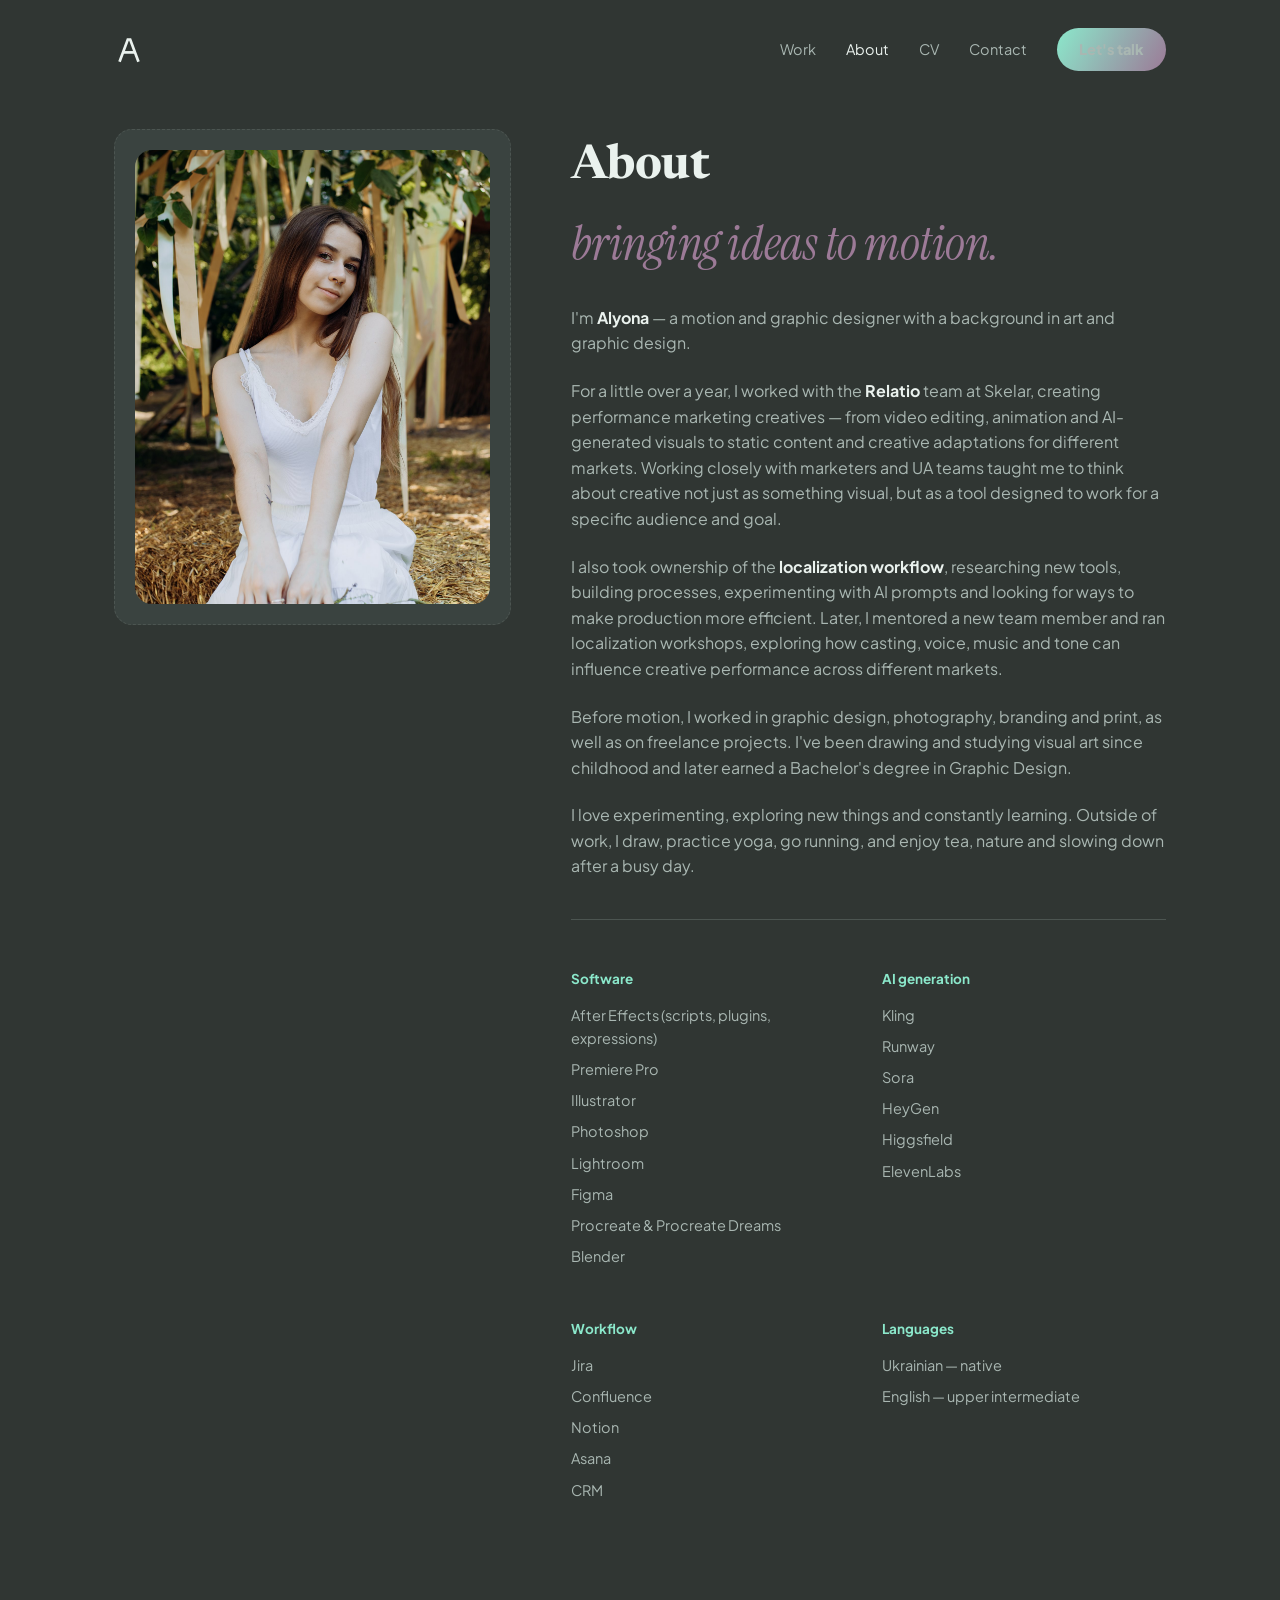
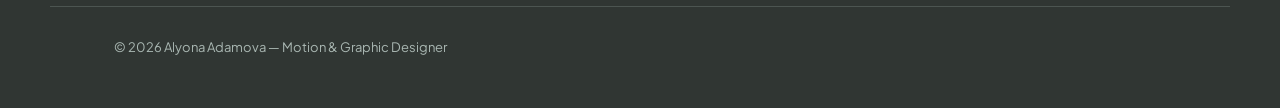
<file: about.html>
<!DOCTYPE html>
<html lang="en">
<head>
<meta charset="UTF-8">
<meta name="viewport" content="width=device-width, initial-scale=1.0">
<title>About — Alyona Adamova</title>
<link rel="preconnect" href="https://fonts.googleapis.com">
<link rel="preconnect" href="https://fonts.gstatic.com" crossorigin>
<link href="https://fonts.googleapis.com/css2?family=Bricolage+Grotesque:wght@700;800&family=Instrument+Serif:ital@1&family=Newsreader:ital,wght@0,500;0,600;0,700;1,500&family=Plus+Jakarta+Sans:wght@400;500;600;700&display=swap" rel="stylesheet">
<link rel="stylesheet" href="style.css">
</head>
<body>

<header class="site-header">
  <a class="logo-mark" href="index.html" aria-label="Alyona Adamova — home">
    <svg width="30" height="30" viewBox="0 0 100 100" fill="none">
      <defs>
        <linearGradient id="aGrad" x1="0%" y1="0%" x2="100%" y2="100%">
          <stop offset="0%" stop-color="#8be8cb"/>
          <stop offset="100%" stop-color="#9c7a97"/>
        </linearGradient>
      </defs>
      <path class="a-glyph" d="M20 85 L46 15 L54 15 L80 85" stroke="currentColor" stroke-width="9" stroke-linecap="square" stroke-linejoin="miter" fill="none"/>
      <line class="a-glyph" x1="30" y1="58" x2="70" y2="58" stroke="currentColor" stroke-width="9"/>
    </svg>
  </a>
  <button class="nav-toggle">Menu</button>
  <nav class="nav">
    <a href="work.html">Work</a>
    <a href="about.html" class="active">About</a>
    <a href="cv.html">CV</a>
    <a href="contact.html">Contact</a>
    <a class="btn-talk" href="contact.html">Let's talk</a>
  </nav>
</header>

<div class="about-wrap">
  <div class="about-photo">
  <img src="assets/photo.jpg" alt="Alyona Adamova">
</div>

  <div class="about-text">
    <h1>About<em>bringing ideas to motion.</em></h1>

    <p>I'm <strong>Alyona</strong> — a motion and graphic designer with a background in art and graphic design.</p>

    <p>For a little over a year, I worked with the <strong>Relatio</strong> team at Skelar, creating performance marketing creatives — from video editing, animation and AI-generated visuals to static content and creative adaptations for different markets. Working closely with marketers and UA teams taught me to think about creative not just as something visual, but as a tool designed to work for a specific audience and goal.</p>

    <p>I also took ownership of the <strong>localization workflow</strong>, researching new tools, building processes, experimenting with AI prompts and looking for ways to make production more efficient. Later, I mentored a new team member and ran localization workshops, exploring how casting, voice, music and tone can influence creative performance across different markets.</p>

    <p>Before motion, I worked in graphic design, photography, branding and print, as well as on freelance projects. I've been drawing and studying visual art since childhood and later earned a Bachelor's degree in Graphic Design.</p>

    <p>I love experimenting, exploring new things and constantly learning. Outside of work, I draw, practice yoga, go running, and enjoy tea, nature and slowing down after a busy day.</p>

    <div class="about-columns">
      <div>
        <h4>Software</h4>
        <ul>
          <li>After Effects (scripts, plugins, expressions)</li>
          <li>Premiere Pro</li>
          <li>Illustrator</li>
          <li>Photoshop</li>
          <li>Lightroom</li>
          <li>Figma</li>
          <li>Procreate &amp; Procreate Dreams</li>
          <li>Blender</li>
        </ul>
      </div>
      <div>
        <h4>AI generation</h4>
        <ul>
          <li>Kling</li>
          <li>Runway</li>
          <li>Sora</li>
          <li>HeyGen</li>
          <li>Higgsfield</li>
          <li>ElevenLabs</li>
        </ul>
      </div>
      <div>
        <h4>Workflow</h4>
        <ul>
          <li>Jira</li>
          <li>Confluence</li>
          <li>Notion</li>
          <li>Asana</li>
          <li>CRM</li>
        </ul>
      </div>
      <div>
        <h4>Languages</h4>
        <ul>
          <li>Ukrainian — native</li>
          <li>English — upper intermediate</li>
        </ul>
      </div>
    </div>
  </div>
</div>

<footer class="site-footer">
  © 2026 Alyona Adamova — Motion &amp; Graphic Designer
</footer>

<script src="script.js"></script>
</body>
</html>
</file>
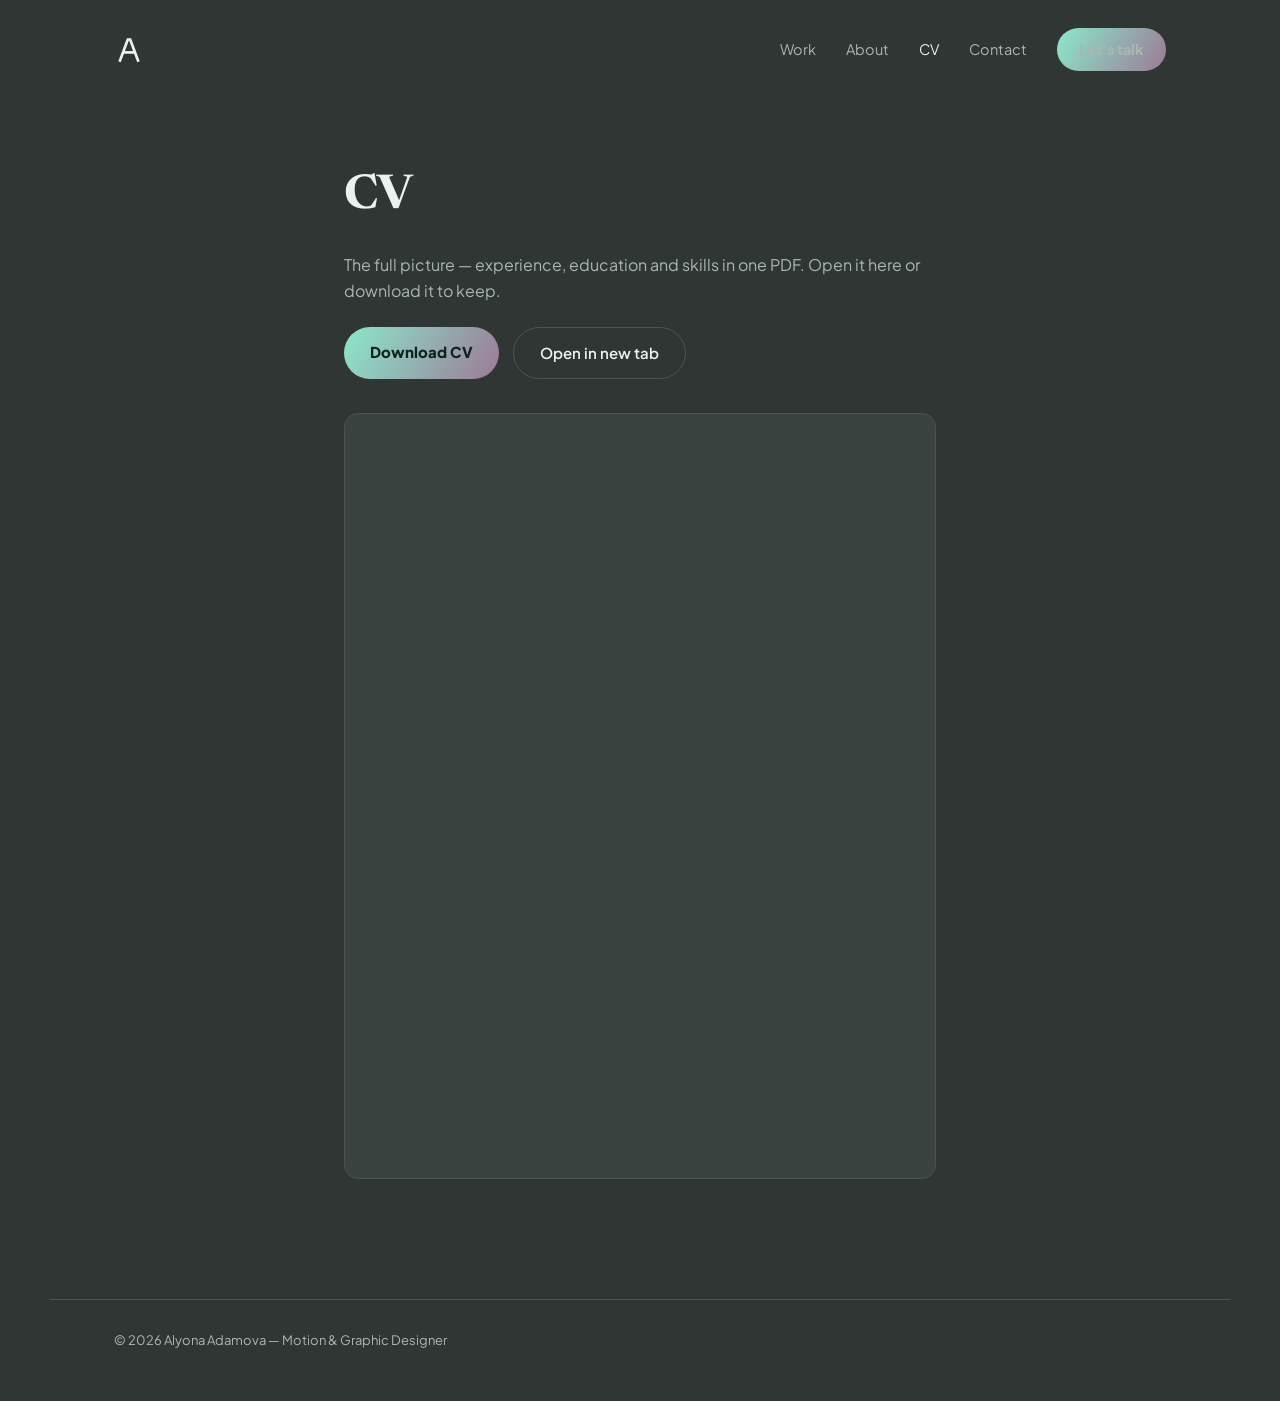
<file: cv.html>
<!DOCTYPE html>
<html lang="en">
<head>
<meta charset="UTF-8">
<meta name="viewport" content="width=device-width, initial-scale=1.0">
<title>CV — Alyona Adamova</title>
<link rel="preconnect" href="https://fonts.googleapis.com">
<link rel="preconnect" href="https://fonts.gstatic.com" crossorigin>
<link href="https://fonts.googleapis.com/css2?family=Bricolage+Grotesque:wght@700;800&family=Instrument+Serif:ital@1&family=Newsreader:ital,wght@0,500;0,600;0,700;1,500&family=Plus+Jakarta+Sans:wght@400;500;600;700&display=swap" rel="stylesheet">
<link rel="stylesheet" href="style.css">
</head>
<body>

<header class="site-header">
  <a class="logo-mark" href="index.html" aria-label="Alyona Adamova — home">
    <svg width="30" height="30" viewBox="0 0 100 100" fill="none">
      <defs>
        <linearGradient id="aGrad" x1="0%" y1="0%" x2="100%" y2="100%">
          <stop offset="0%" stop-color="#8be8cb"/>
          <stop offset="100%" stop-color="#9c7a97"/>
        </linearGradient>
      </defs>
      <path class="a-glyph" d="M20 85 L46 15 L54 15 L80 85" stroke="currentColor" stroke-width="9" stroke-linecap="square" stroke-linejoin="miter" fill="none"/>
      <line class="a-glyph" x1="30" y1="58" x2="70" y2="58" stroke="currentColor" stroke-width="9"/>
    </svg>
  </a>
  <button class="nav-toggle">Menu</button>
  <nav class="nav">
    <a href="work.html">Work</a>
    <a href="about.html">About</a>
    <a href="cv.html" class="active">CV</a>
    <a href="contact.html">Contact</a>
    <a class="btn-talk" href="contact.html">Let's talk</a>
  </nav>
</header>

<div class="cv-wrap">
  <h1>CV</h1>
  <p>The full picture — experience, education and skills in one PDF. Open it here or download it to keep.</p>

  <div class="cta-row" style="margin-top:24px; display:flex; gap:14px;">
    <a class="btn-primary" href="assets/Adamova_Alyona_CV.pdf" download>Download CV</a>
    <a class="btn-secondary" href="assets/Adamova_Alyona_CV.pdf" target="_blank">Open in new tab</a>
  </div>

  <div class="cv-embed">
    <iframe src="assets/Adamova_Alyona_CV.pdf" title="Alyona Adamova CV"></iframe>
  </div>
</div>

<footer class="site-footer">
  © 2026 Alyona Adamova — Motion &amp; Graphic Designer
</footer>

<script src="script.js"></script>
</body>
</html>
</file>
<file: style.css>
/* ============================================
   Tokens
============================================ */
:root {
  --bg: #303633;
  --bg-raised: #3a4340;
  --bg-raised-2: #454f4b;
  --line: #4c5551;
  --text: #eaf2ee;
  --text-muted: #a9b7b2;
  --aqua: #8be8cb;
  --steel: #7ea2aa;
  --lavender: #888da7;
  --mauve: #9c7a97;
  --gradient: linear-gradient(120deg, var(--aqua), var(--mauve));

  --display: "Newsreader", serif;
  --name-font: "Bricolage Grotesque", sans-serif;
  --serif-accent: "Instrument Serif", serif;
  --body: "Plus Jakarta Sans", sans-serif;

  --max: 1180px;
  --pad: clamp(20px, 5vw, 64px);
}

* { box-sizing: border-box; }
html { scroll-behavior: smooth; }
@media (prefers-reduced-motion: reduce) {
  html { scroll-behavior: auto; }
  * { animation: none !important; transition: none !important; }
}

body {
  margin: 0;
  background: var(--bg);
  color: var(--text);
  font-family: var(--body);
  font-size: 16px;
  line-height: 1.6;
  -webkit-font-smoothing: antialiased;
}

a { color: inherit; text-decoration: none; }
::selection { background: var(--aqua); color: var(--bg); }

h1, h2, h3 {
  font-family: var(--display);
  margin: 0;
  letter-spacing: -0.01em;
}

.container {
  max-width: var(--max);
  margin: 0 auto;
  padding: 0 var(--pad);
}

/* ============================================
   Header
============================================ */
.site-header {
  display: flex;
  justify-content: space-between;
  align-items: center;
  padding: 28px var(--pad);
  max-width: var(--max);
  margin: 0 auto;
}

.logo-mark {
  display: inline-flex;
  color: var(--text);
  transition: transform 0.15s ease;
}
.logo-mark:hover { transform: translateY(-1px); }
.logo-mark:hover .a-glyph { stroke: url(#aGrad); }

.nav {
  display: flex;
  align-items: center;
  gap: 30px;
}
.nav a {
  font-size: 14.5px;
  color: var(--text-muted);
  transition: color 0.15s ease;
}
.nav a:hover, .nav a.active { color: var(--text); }

.btn-talk {
  padding: 10px 22px;
  border-radius: 100px;
  background: var(--gradient);
  color: #10241f;
  font-weight: 800;
  font-size: 14px;
  border: none;
  display: inline-block;
  transition: filter 0.15s ease;
}
.btn-talk:hover { filter: brightness(1.08); }
.btn-talk:visited { color: #10241f; }

/* mobile nav */
.nav-toggle { display: none; }
@media (max-width: 720px) {
  .nav { display: none; }
  .nav-toggle {
    display: inline-block;
    background: none;
    border: 1px solid var(--line);
    color: var(--text);
    padding: 8px 14px;
    border-radius: 8px;
    font-size: 14px;
  }
  .nav.open {
    display: flex;
    flex-direction: column;
    align-items: flex-start;
    gap: 16px;
    position: absolute;
    top: 78px;
    right: var(--pad);
    background: var(--bg-raised);
    border: 1px solid var(--line);
    padding: 20px 24px;
    border-radius: 14px;
    z-index: 20;
  }
}

/* ============================================
   Hero
============================================ */
.hero {
  padding: 40px var(--pad) 90px;
  max-width: var(--max);
  margin: 0 auto;
}

.status {
  display: inline-flex;
  align-items: center;
  gap: 8px;
  font-size: 13.5px;
  color: var(--text-muted);
  margin-bottom: 22px;
}
.status .dot {
  width: 7px; height: 7px; border-radius: 50%;
  background: var(--aqua);
  box-shadow: 0 0 0 3px rgba(139,232,203,0.18);
}

.hero h1 {
  font-family: var(--name-font);
  font-size: clamp(46px, 8vw, 92px);
  line-height: 0.98;
  font-weight: 800;
  color: var(--text);
}

.hero .role-line {
  margin-top: 18px;
  font-size: clamp(17px, 2vw, 21px);
  color: var(--text-muted);
}
.hero .role-line strong { color: var(--text); font-weight: 700; }

.hero p.bio {
  max-width: 640px;
  margin-top: 24px;
  font-size: 17px;
  color: var(--text-muted);
}
.hero p.bio strong { color: var(--text); font-weight: 700; }

.hero .cta-row {
  display: flex;
  gap: 14px;
  margin-top: 34px;
  flex-wrap: wrap;
}
.btn-primary {
  padding: 13px 26px;
  border-radius: 100px;
  background: var(--gradient);
  color: #10241f;
  font-weight: 800;
  font-size: 15px;
  display: inline-block;
  transition: filter 0.15s ease;
}
.btn-primary:hover { filter: brightness(1.08); }
.btn-primary:visited { color: #10241f; }
.btn-secondary {
  padding: 13px 26px;
  border-radius: 100px;
  border: 1px solid var(--line);
  color: var(--text);
  font-weight: 600;
  font-size: 15px;
  transition: border-color 0.15s ease;
}
.btn-secondary:hover { border-color: var(--aqua); }

/* ============================================
   Work — category grid (bento)
============================================ */
.section-head {
  max-width: var(--max);
  margin: 0 auto;
  padding: 30px var(--pad) 32px;
}
.section-head h2 { font-size: clamp(30px, 4vw, 42px); }
.section-head p {
  color: var(--text-muted);
  max-width: 520px;
  margin-top: 12px;
  font-size: 16px;
}

.folder-grid {
  max-width: var(--max);
  margin: 0 auto;
  padding: 0 var(--pad) 90px;
  display: grid;
  grid-template-columns: repeat(6, 1fr);
  gap: 20px;
}
.folder-card {
  grid-column: span 2;
  background: var(--bg-raised);
  border: 1px solid var(--line);
  border-radius: 18px;
  overflow: hidden;
  display: flex;
  flex-direction: column;
  transition: border-color 0.15s ease, transform 0.15s ease;
}
.folder-card:hover { border-color: var(--aqua); transform: translateY(-2px); }
/* first 3 cards: equal narrow row. remaining 4: wider pairs, two per row */
.folder-card:nth-child(n+4) { grid-column: span 3; }

.folder-thumb {
  aspect-ratio: 16/10;
  background: linear-gradient(135deg, rgba(139,232,203,0.25), rgba(156,122,151,0.35));
  position: relative;
  display: flex;
  align-items: center;
  justify-content: center;
  overflow: hidden;
}
.folder-thumb video {
  position: absolute;
  inset: 0;
  width: 100%;
  height: 100%;
  object-fit: cover;
}
.folder-thumb__overlay {
  position: absolute;
  inset: 0;
  z-index: 0;
  background:
    linear-gradient(160deg, rgba(139,232,203,0.28), rgba(156,122,151,0.28)),
    linear-gradient(to top, rgba(15,17,16,0.55) 0%, transparent 55%);
  transition: opacity 0.25s ease;
}
.folder-card:hover .folder-thumb__overlay {
  opacity: 0.55;
}
.folder-thumb .play {
  width: 46px; height: 46px;
  border-radius: 50%;
  background: rgba(20,22,21,0.5);
  display: flex; align-items: center; justify-content: center;
  position: relative;
  z-index: 1;
  transition: opacity 0.2s ease;
}
.folder-card:hover .folder-thumb .play {
  opacity: 0;
}
.folder-thumb .count {
  position: absolute;
  bottom: 10px; left: 12px;
  font-size: 12px;
  background: rgba(20,22,21,0.55);
  padding: 4px 10px;
  border-radius: 100px;
  color: var(--text);
  z-index: 1;
}

.folder-body { padding: 20px; border-top: 1px solid var(--line); }
.folder-body h3 { font-size: 20px; margin-bottom: 6px; }
.folder-body p { color: var(--text-muted); font-size: 14.5px; margin: 0 0 14px; }

.tool-tags {
  display: flex; flex-wrap: wrap; gap: 6px; margin-bottom: 14px;
}
.tool-tags span {
  font-size: 12px;
  border: 1px solid var(--line);
  color: var(--text-muted);
  padding: 3px 10px;
  border-radius: 100px;
}

.open-link {
  display: inline-flex;
  align-items: center;
  gap: 6px;
  color: var(--aqua);
  font-weight: 700;
  font-size: 14px;
}
.open-link svg { transition: transform 0.15s ease; }
.folder-card:hover .open-link svg { transform: translate(2px, -2px); }

@media (max-width: 860px) {
  .folder-grid { grid-template-columns: repeat(2, 1fr); }
  .folder-card, .folder-card.wide, .folder-card.narrow { grid-column: span 2; }
}

/* ============================================
   Work page — pill nav + video grid
============================================ */
.category-hero {
  max-width: var(--max);
  margin: 0 auto;
  padding: 10px var(--pad) 30px;
}
.category-hero .back {
  display: inline-flex;
  gap: 6px;
  color: var(--text-muted);
  font-size: 14px;
  margin-bottom: 22px;
}
.category-hero h1 { font-size: clamp(34px, 6vw, 56px); }
.category-hero p { color: var(--text-muted); max-width: 560px; margin-top: 14px; font-size: 16px; }

.pill-nav {
  display: flex;
  flex-wrap: wrap;
  gap: 10px;
  max-width: var(--max);
  margin: 0 auto;
  padding: 0 var(--pad) 40px;
}
.pill {
  padding: 9px 18px;
  border-radius: 100px;
  border: 1px solid var(--line);
  color: var(--text-muted);
  font-size: 14px;
}
.pill.active {
  background: var(--gradient);
  color: #1b201e;
  font-weight: 700;
  border-color: transparent;
}

.video-grid {
  max-width: var(--max);
  margin: 0 auto;
  padding: 0 var(--pad) 100px;
  display: grid;
  grid-template-columns: repeat(4, 1fr);
  gap: 18px;
}
.video-card {
  aspect-ratio: 9/13;
  border-radius: 14px;
  border: 1px dashed var(--line);
  background: linear-gradient(160deg, rgba(139,232,203,0.14), rgba(156,122,151,0.2));
  display: flex;
  flex-direction: column;
  align-items: center;
  justify-content: center;
  gap: 10px;
  padding: 16px;
  text-align: center;
}
.video-card .play {
  width: 44px; height: 44px;
  border-radius: 50%;
  border: 1px solid var(--line);
  display: flex; align-items: center; justify-content: center;
}
.video-card span {
  font-size: 12.5px;
  color: var(--text-muted);
}

.video-card--real {
  border-style: solid;
  background: #000;
  padding: 0;
  overflow: hidden;
  position: relative;
}
.video-card--real video {
  width: 100%;
  height: 100%;
  object-fit: cover;
  display: block;
}
.video-card--real img {
  width: 100%;
  height: 100%;
  object-fit: contain;
  background: #14181f;
  display: block;
}
.video-card--real span {
  position: absolute;
  bottom: 0; left: 0; right: 0;
  padding: 10px 12px;
  background: linear-gradient(to top, rgba(0,0,0,0.75), transparent);
  color: #fff;
  text-align: left;
  pointer-events: none;
}
@media (max-width: 860px) {
  .video-grid { grid-template-columns: repeat(2, 1fr); }
}

/* ============================================
   About
============================================ */
.about-wrap {
  max-width: var(--max);
  margin: 0 auto;
  padding: 30px var(--pad) 100px;
  display: grid;
  grid-template-columns: 0.8fr 1.2fr;
  gap: 60px;
}
.about-photo {
  aspect-ratio: 4/5;
  border-radius: 18px;
  border: 1px dashed var(--line);
  background: var(--bg-raised);
  display: flex;
  align-items: center;
  justify-content: center;
  color: var(--text-muted);
  font-size: 14px;
  text-align: center;
  padding: 20px;
  overflow: hidden;
}
.about-photo img {
  width: 100%;
  height: 100%;
  object-fit: cover;
  display: block;
  border-radius: 17px;
}
.about-text h1 { font-size: clamp(32px, 5vw, 48px); margin-bottom: 6px; }
.about-text h1 em { font-family: var(--serif-accent); font-style: italic; font-weight: 400; color: var(--mauve); display: block; }
.about-text p { color: var(--text-muted); font-size: 16px; margin: 22px 0 0; max-width: 60ch; }
.about-text p strong { color: var(--text); }

.about-columns {
  display: grid;
  grid-template-columns: 1fr 1fr;
  gap: 28px;
  margin-top: 40px;
  padding-top: 30px;
  border-top: 1px solid var(--line);
}
.about-columns h4 { font-size: 13.5px; color: var(--aqua); margin-bottom: 10px; font-weight: 700; }
.about-columns ul { list-style: none; padding: 0; margin: 0; color: var(--text-muted); font-size: 14.5px; }
.about-columns li { padding: 4px 0; }

@media (max-width: 800px) {
  .about-wrap { grid-template-columns: 1fr; }
  .about-columns { grid-template-columns: 1fr 1fr; }
}

/* ============================================
   CV
============================================ */
.cv-wrap {
  max-width: 720px;
  margin: 0 auto;
  padding: 60px var(--pad) 120px;
  text-align: left;
}
.cv-wrap h1 { font-size: clamp(32px, 5vw, 48px); }
.cv-wrap p { color: var(--text-muted); margin-top: 16px; font-size: 16px; max-width: 50ch; }
.cv-embed {
  margin-top: 34px;
  border: 1px solid var(--line);
  border-radius: 14px;
  overflow: hidden;
  aspect-ratio: 8.5/11;
  background: var(--bg-raised);
}
.cv-embed iframe { width: 100%; height: 100%; border: none; }

/* ============================================
   Contact
============================================ */
.contact-wrap {
  max-width: var(--max);
  margin: 0 auto;
  padding: 40px var(--pad) 130px;
}
.contact-wrap h1 { font-size: clamp(34px, 6vw, 56px); max-width: 14ch; }
.contact-wrap h1 em { font-family: var(--serif-accent); font-style: italic; font-weight: 400; color: var(--aqua); }

.contact-grid {
  margin-top: 50px;
  display: grid;
  grid-template-columns: repeat(3, 1fr);
  gap: 30px;
  padding-top: 30px;
  border-top: 1px solid var(--line);
}
.contact-grid .label {
  font-size: 12.5px;
  letter-spacing: 0.04em;
  text-transform: uppercase;
  color: var(--text-muted);
  margin-bottom: 8px;
}
.contact-grid .value { font-size: 17px; }
.contact-grid a.value:hover { color: var(--aqua); }

@media (max-width: 700px) {
  .contact-grid { grid-template-columns: 1fr; }
}

/* ============================================
   Footer
============================================ */
.site-footer {
  max-width: var(--max);
  margin: 0 auto;
  padding: 30px var(--pad) 50px;
  color: var(--text-muted);
  font-size: 13px;
  border-top: 1px solid var(--line);
}

a:focus-visible, button:focus-visible {
  outline: 2px solid var(--aqua);
  outline-offset: 3px;
}
</file>
